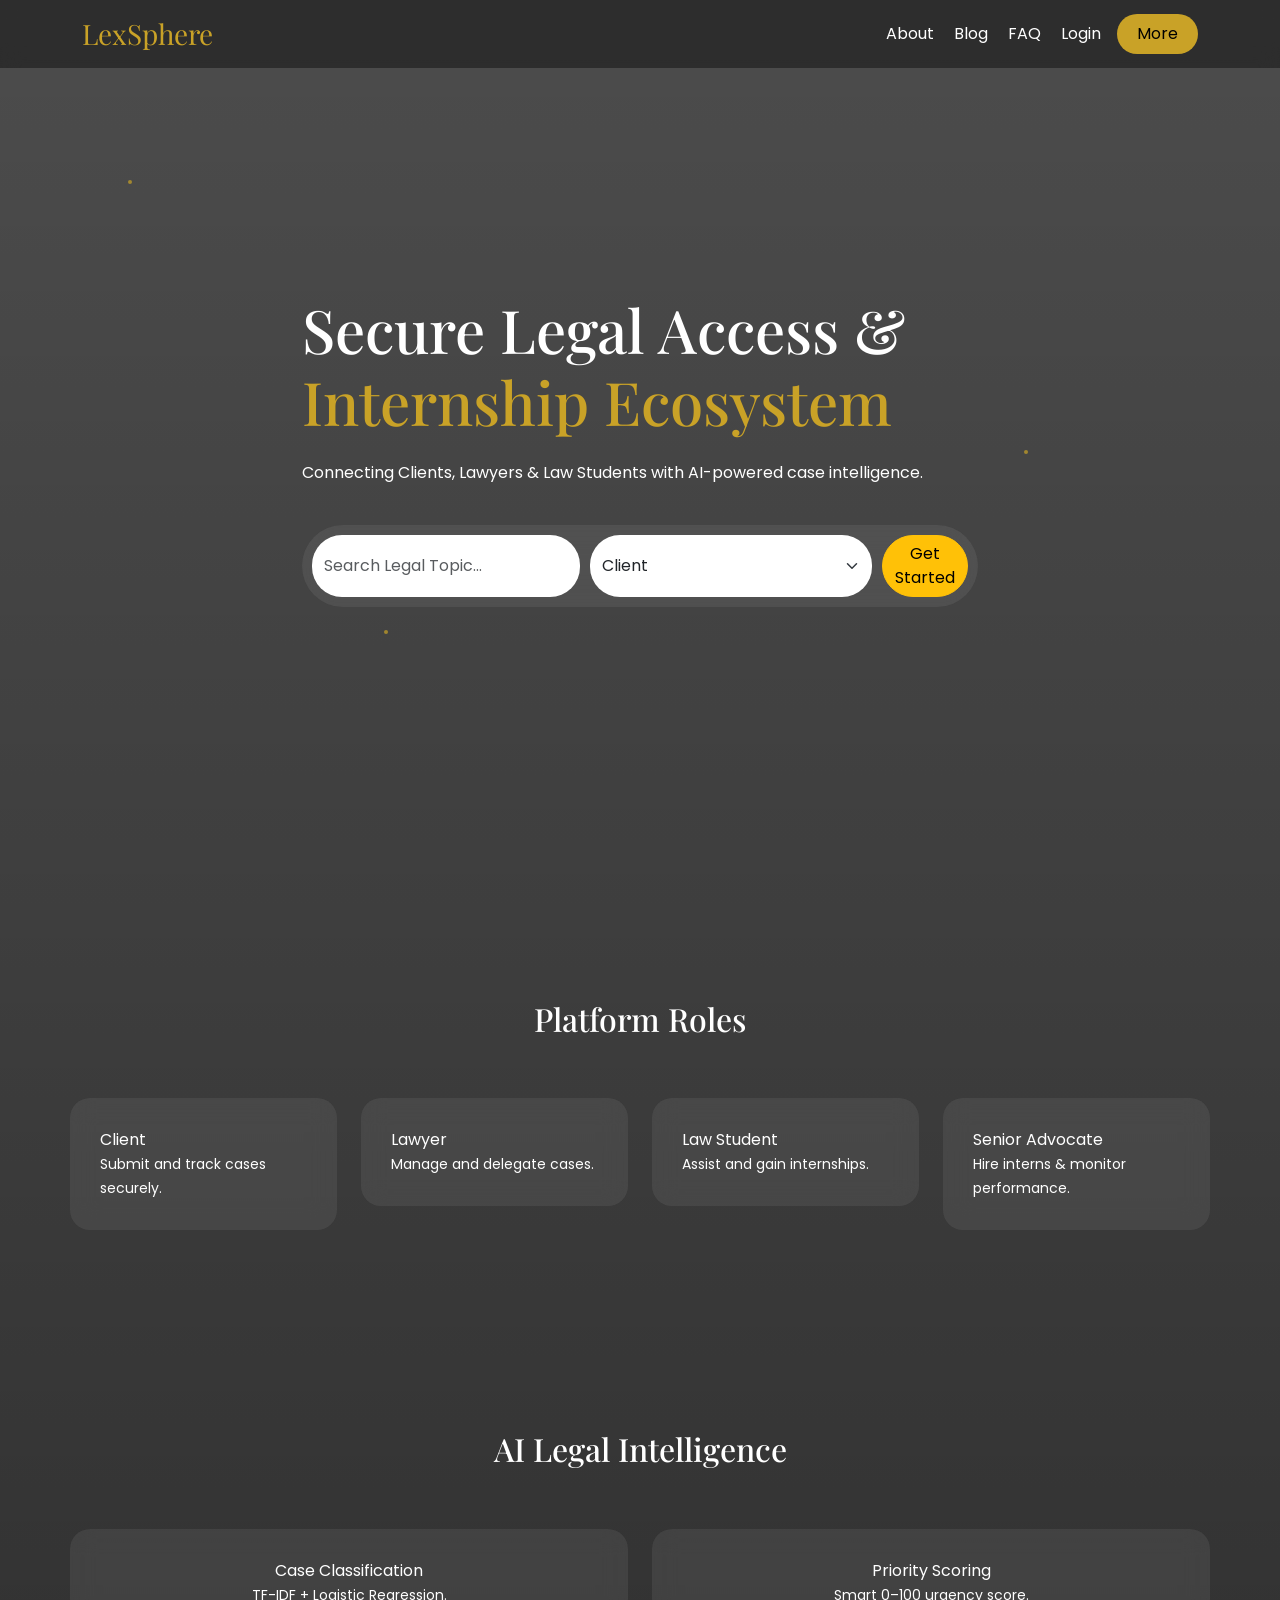
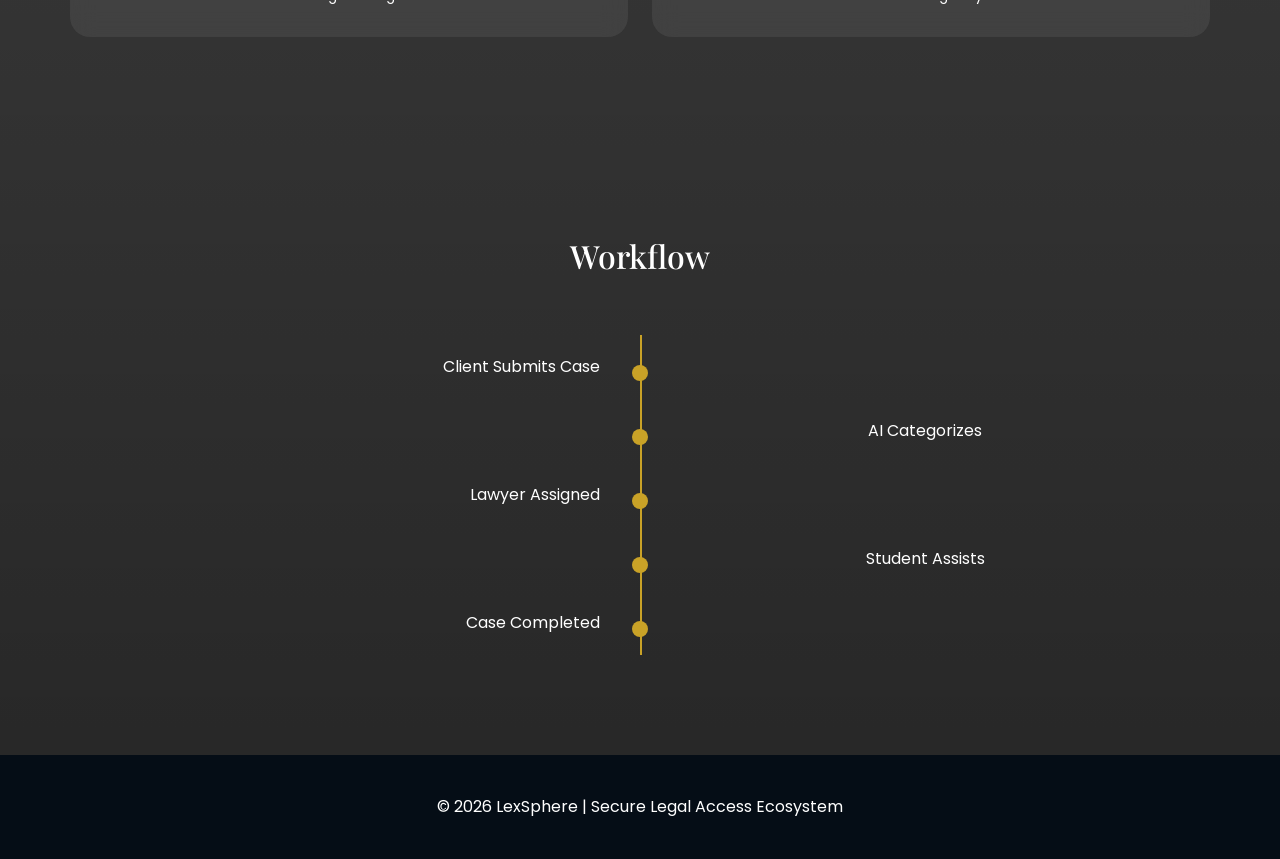
<file: index.html>
<!DOCTYPE html>
<html lang="en">
<head>
<meta charset="UTF-8">
<meta name="viewport" content="width=device-width, initial-scale=1.0">
<title>LexSphere | Secure Legal Access</title>

<link href="https://cdn.jsdelivr.net/npm/bootstrap@5.3.2/dist/css/bootstrap.min.css" rel="stylesheet">
<link href="https://fonts.googleapis.com/css2?family=Playfair+Display:wght@600;700&family=Poppins:wght@300;400;500&display=swap" rel="stylesheet">

<style>

/* ================= ROOT ================= */
:root{
    --gold:#c9a227;
    --glass:rgba(255,255,255,0.07);
}

body{
    margin:0;
    font-family:'Poppins', sans-serif;
    color:white;
    scroll-behavior:smooth;
    overflow-x:hidden;
    transition:background 0.6s ease-in-out;
}

/* ===== BACKGROUND PATTERNS ===== */
.pattern-1{
    background:
    linear-gradient(rgba(0,0,0,0.7),rgba(0,0,0,0.85)),
    url("https://images.unsplash.com/photo-1589829545856-d10d557cf95f?q=80&w=1600&auto=format&fit=crop")
    center/cover no-repeat fixed;
}

.pattern-2{
    background:
    linear-gradient(rgba(0,0,0,0.7),rgba(0,0,0,0.85)),
    url("https://images.unsplash.com/photo-1528747045269-390fe33c19c2?q=80&w=1600&auto=format&fit=crop")
    center/cover no-repeat fixed;
}

.pattern-3{
    background:
    linear-gradient(rgba(0,0,0,0.7),rgba(0,0,0,0.85)),
    url("https://images.unsplash.com/photo-1505664194779-8beaceb93744?q=80&w=1600&auto=format&fit=crop")
    center/cover no-repeat fixed;
}

/* ================= NAVBAR ================= */
.navbar{
    background:rgba(0,0,0,0.4);
    backdrop-filter:blur(10px);
}

.navbar-brand{
    font-family:'Playfair Display',serif;
    color:var(--gold)!important;
    font-size:28px;
}

.nav-link{
    color:white!important;
    margin-left:20px;
}

.nav-link:hover{
    color:var(--gold)!important;
}

.btn-gold{
    background:var(--gold);
    border:none;
    border-radius:30px;
    padding:8px 20px;
    color:black;
}

/* ================= HERO ================= */
.hero{
    height:100vh;
    display:flex;
    align-items:center;
    position:relative;
}

.hero-content{
    max-width:700px;
}

.hero h1{
    font-family:'Playfair Display',serif;
    font-size:60px;
}

.hero span{
    color:var(--gold);
}

.search-box{
    margin-top:40px;
    display:flex;
    gap:10px;
    background:var(--glass);
    backdrop-filter:blur(15px);
    padding:10px;
    border-radius:50px;
}

.search-box input,
.search-box select{
    border:none;
    border-radius:30px;
}

/* ================= PARTICLES ================= */
.particle{
    position:absolute;
    width:4px;
    height:4px;
    background:var(--gold);
    border-radius:50%;
    animation:float 8s infinite ease-in-out;
    opacity:0.7;
}

@keyframes float{
    0%{transform:translateY(0);}
    50%{transform:translateY(-40px);}
    100%{transform:translateY(0);}
}

/* ================= SECTION ================= */
.section{
    padding:100px 0;
}

.section-title{
    font-family:'Playfair Display',serif;
    text-align:center;
    margin-bottom:60px;
}

/* ================= CARDS ================= */
.card-ui{
    background:var(--glass);
    backdrop-filter:blur(12px);
    padding:30px;
    border-radius:20px;
    transition:0.4s;
    opacity:0;
    transform:translateY(40px);
}

.card-ui.show{
    opacity:1;
    transform:translateY(0);
}

.card-ui:hover{
    border:1px solid var(--gold);
    box-shadow:0 10px 30px rgba(201,162,39,0.3);
}

/* ================= TIMELINE ================= */
.timeline{
    position:relative;
}

.timeline::before{
    content:"";
    position:absolute;
    width:2px;
    background:var(--gold);
    left:50%;
    top:0;
    bottom:0;
}

.timeline-item{
    width:50%;
    padding:20px 40px;
    position:relative;
    opacity:0;
    transform:translateY(40px);
}

.timeline-item.show{
    opacity:1;
    transform:translateY(0);
}

.timeline-item.left{left:0;text-align:right;}
.timeline-item.right{left:50%;}

.dot{
    position:absolute;
    width:16px;
    height:16px;
    background:var(--gold);
    border-radius:50%;
    top:30px;
    right:-8px;
}

.timeline-item.right .dot{
    left:-8px;
}

/* ================= FOOTER ================= */
footer{
    padding:40px 0;
    text-align:center;
    background:#050d16;
}

/* ================= RESPONSIVE ================= */
@media(max-width:768px){
    .timeline::before{left:10px;}
    .timeline-item{
        width:100%;
        left:0!important;
        text-align:left!important;
        padding-left:40px;
    }
    .dot{left:0!important;}
    .hero h1{font-size:36px;}
}

</style>
</head>

<body class="pattern-1">

<!-- NAVBAR -->
<nav class="navbar navbar-expand-lg navbar-dark fixed-top">
<div class="container">
<a class="navbar-brand" href="#">LexSphere</a>

<div class="ms-auto d-flex align-items-center">
<a class="nav-link" href="#">About</a>
<a class="nav-link" href="#">Blog</a>
<a class="nav-link" href="#">FAQ</a>
<a class="nav-link" href="#">Login</a>
<button class="btn btn-gold ms-3" onclick="changePattern()">More</button>
</div>
</div>
</nav>

<!-- HERO -->
<section class="hero">
<div class="container hero-content">
<h1>Secure Legal Access & <br><span>Internship Ecosystem</span></h1>
<p class="mt-4">Connecting Clients, Lawyers & Law Students with AI-powered case intelligence.</p>

<div class="search-box">
<input type="text" class="form-control" placeholder="Search Legal Topic...">
<select class="form-select">
<option>Client</option>
<option>Lawyer</option>
<option>Student</option>
</select>
<button class="btn btn-warning rounded-pill">Get Started</button>
</div>
</div>

<!-- Floating Particles -->
<div class="particle" style="top:20%;left:10%;"></div>
<div class="particle" style="top:50%;left:80%;animation-delay:2s;"></div>
<div class="particle" style="top:70%;left:30%;animation-delay:4s;"></div>
</section>

<!-- ROLES -->
<section class="section container">
<h2 class="section-title">Platform Roles</h2>
<div class="row g-4">
<div class="col-md-3"><div class="card-ui">Client<br><small>Submit and track cases securely.</small></div></div>
<div class="col-md-3"><div class="card-ui">Lawyer<br><small>Manage and delegate cases.</small></div></div>
<div class="col-md-3"><div class="card-ui">Law Student<br><small>Assist and gain internships.</small></div></div>
<div class="col-md-3"><div class="card-ui">Senior Advocate<br><small>Hire interns & monitor performance.</small></div></div>
</div>
</section>

<!-- AI -->
<section class="section container text-center">
<h2 class="section-title">AI Legal Intelligence</h2>
<div class="row g-4">
<div class="col-md-6"><div class="card-ui">Case Classification<br><small>TF-IDF + Logistic Regression.</small></div></div>
<div class="col-md-6"><div class="card-ui">Priority Scoring<br><small>Smart 0–100 urgency score.</small></div></div>
</div>
</section>

<!-- WORKFLOW -->
<section class="section container text-center">
<h2 class="section-title">Workflow</h2>
<div class="timeline">
<div class="timeline-item left"><div class="dot"></div>Client Submits Case</div>
<div class="timeline-item right"><div class="dot"></div>AI Categorizes</div>
<div class="timeline-item left"><div class="dot"></div>Lawyer Assigned</div>
<div class="timeline-item right"><div class="dot"></div>Student Assists</div>
<div class="timeline-item left"><div class="dot"></div>Case Completed</div>
</div>
</section>

<footer>
© 2026 LexSphere | Secure Legal Access Ecosystem
</footer>

<script>

/* Background Pattern Switcher */
let currentPattern = 1;

function changePattern(){
    document.body.classList.remove("pattern-1","pattern-2","pattern-3");
    currentPattern++;
    if(currentPattern>3){ currentPattern=1; }
    document.body.classList.add("pattern-"+currentPattern);
}

/* Scroll Animation */
const observer=new IntersectionObserver(entries=>{
    entries.forEach(entry=>{
        if(entry.isIntersecting){
            entry.target.classList.add("show");
        }
    });
},{threshold:0.2});

document.querySelectorAll(".card-ui,.timeline-item").forEach(el=>{
    observer.observe(el);
});

</script>

</body>
</html>
</file>
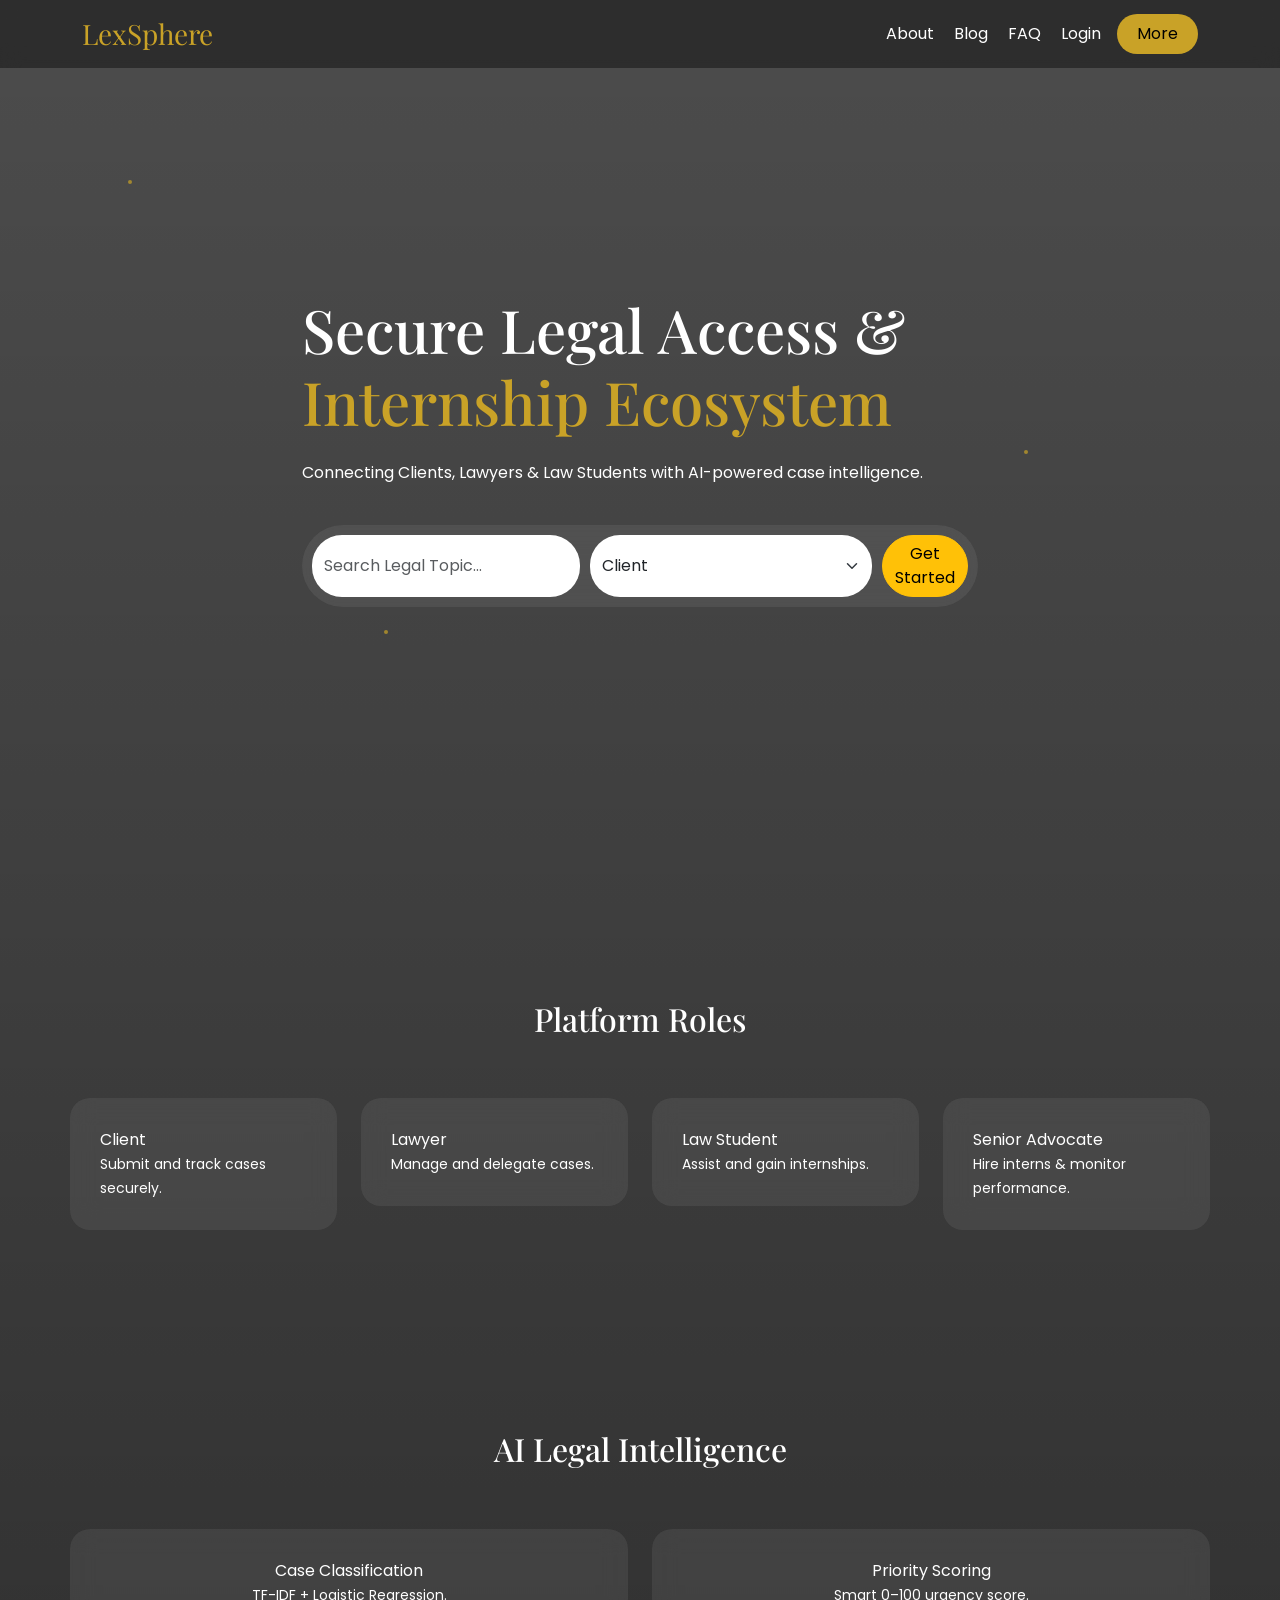
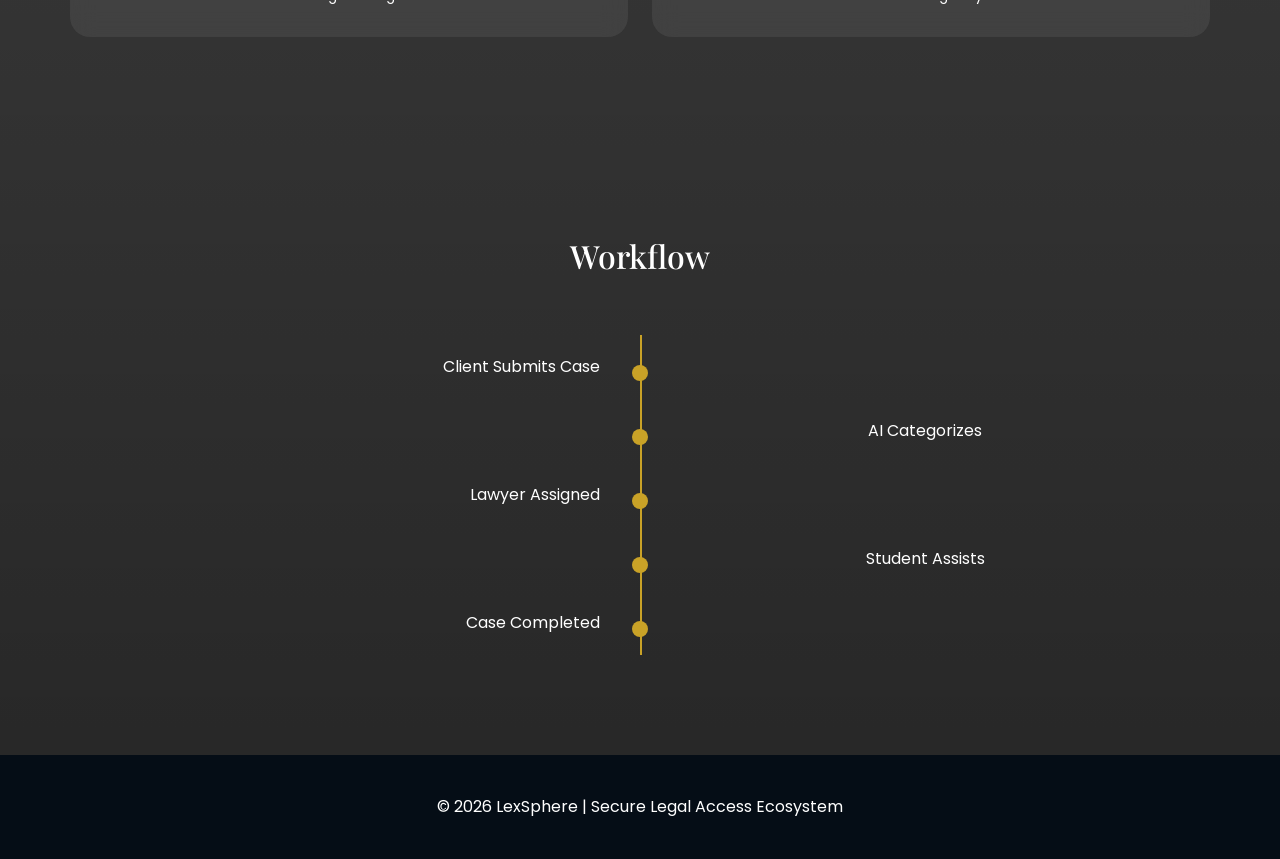
<file: home.html>
<!DOCTYPE html>
<html lang="en">
<head>
<meta charset="UTF-8">
<meta name="viewport" content="width=device-width, initial-scale=1.0">
<title>LexSphere | Secure Legal Access</title>

<link href="https://cdn.jsdelivr.net/npm/bootstrap@5.3.2/dist/css/bootstrap.min.css" rel="stylesheet">
<link href="https://fonts.googleapis.com/css2?family=Playfair+Display:wght@600;700&family=Poppins:wght@300;400;500&display=swap" rel="stylesheet">

<style>

/* ================= ROOT ================= */
:root{
    --gold:#c9a227;
    --glass:rgba(255,255,255,0.07);
}

body{
    margin:0;
    font-family:'Poppins', sans-serif;
    color:white;
    scroll-behavior:smooth;
    overflow-x:hidden;
    transition:background 0.6s ease-in-out;
}

/* ===== BACKGROUND PATTERNS ===== */
.pattern-1{
    background:
    linear-gradient(rgba(0,0,0,0.7),rgba(0,0,0,0.85)),
    url("https://images.unsplash.com/photo-1589829545856-d10d557cf95f?q=80&w=1600&auto=format&fit=crop")
    center/cover no-repeat fixed;
}

.pattern-2{
    background:
    linear-gradient(rgba(0,0,0,0.7),rgba(0,0,0,0.85)),
    url("https://images.unsplash.com/photo-1528747045269-390fe33c19c2?q=80&w=1600&auto=format&fit=crop")
    center/cover no-repeat fixed;
}

.pattern-3{
    background:
    linear-gradient(rgba(0,0,0,0.7),rgba(0,0,0,0.85)),
    url("https://images.unsplash.com/photo-1505664194779-8beaceb93744?q=80&w=1600&auto=format&fit=crop")
    center/cover no-repeat fixed;
}

/* ================= NAVBAR ================= */
.navbar{
    background:rgba(0,0,0,0.4);
    backdrop-filter:blur(10px);
}

.navbar-brand{
    font-family:'Playfair Display',serif;
    color:var(--gold)!important;
    font-size:28px;
}

.nav-link{
    color:white!important;
    margin-left:20px;
}

.nav-link:hover{
    color:var(--gold)!important;
}

.btn-gold{
    background:var(--gold);
    border:none;
    border-radius:30px;
    padding:8px 20px;
    color:black;
}

/* ================= HERO ================= */
.hero{
    height:100vh;
    display:flex;
    align-items:center;
    position:relative;
}

.hero-content{
    max-width:700px;
}

.hero h1{
    font-family:'Playfair Display',serif;
    font-size:60px;
}

.hero span{
    color:var(--gold);
}

.search-box{
    margin-top:40px;
    display:flex;
    gap:10px;
    background:var(--glass);
    backdrop-filter:blur(15px);
    padding:10px;
    border-radius:50px;
}

.search-box input,
.search-box select{
    border:none;
    border-radius:30px;
}

/* ================= PARTICLES ================= */
.particle{
    position:absolute;
    width:4px;
    height:4px;
    background:var(--gold);
    border-radius:50%;
    animation:float 8s infinite ease-in-out;
    opacity:0.7;
}

@keyframes float{
    0%{transform:translateY(0);}
    50%{transform:translateY(-40px);}
    100%{transform:translateY(0);}
}

/* ================= SECTION ================= */
.section{
    padding:100px 0;
}

.section-title{
    font-family:'Playfair Display',serif;
    text-align:center;
    margin-bottom:60px;
}

/* ================= CARDS ================= */
.card-ui{
    background:var(--glass);
    backdrop-filter:blur(12px);
    padding:30px;
    border-radius:20px;
    transition:0.4s;
    opacity:0;
    transform:translateY(40px);
}

.card-ui.show{
    opacity:1;
    transform:translateY(0);
}

.card-ui:hover{
    border:1px solid var(--gold);
    box-shadow:0 10px 30px rgba(201,162,39,0.3);
}

/* ================= TIMELINE ================= */
.timeline{
    position:relative;
}

.timeline::before{
    content:"";
    position:absolute;
    width:2px;
    background:var(--gold);
    left:50%;
    top:0;
    bottom:0;
}

.timeline-item{
    width:50%;
    padding:20px 40px;
    position:relative;
    opacity:0;
    transform:translateY(40px);
}

.timeline-item.show{
    opacity:1;
    transform:translateY(0);
}

.timeline-item.left{left:0;text-align:right;}
.timeline-item.right{left:50%;}

.dot{
    position:absolute;
    width:16px;
    height:16px;
    background:var(--gold);
    border-radius:50%;
    top:30px;
    right:-8px;
}

.timeline-item.right .dot{
    left:-8px;
}

/* ================= FOOTER ================= */
footer{
    padding:40px 0;
    text-align:center;
    background:#050d16;
}

/* ================= RESPONSIVE ================= */
@media(max-width:768px){
    .timeline::before{left:10px;}
    .timeline-item{
        width:100%;
        left:0!important;
        text-align:left!important;
        padding-left:40px;
    }
    .dot{left:0!important;}
    .hero h1{font-size:36px;}
}

</style>
</head>

<body class="pattern-1">

<!-- NAVBAR -->
<nav class="navbar navbar-expand-lg navbar-dark fixed-top">
<div class="container">
<a class="navbar-brand" href="#">LexSphere</a>

<div class="ms-auto d-flex align-items-center">
<a class="nav-link" href="#">About</a>
<a class="nav-link" href="#">Blog</a>
<a class="nav-link" href="#">FAQ</a>
<a class="nav-link" href="#">Login</a>
<button class="btn btn-gold ms-3" onclick="changePattern()">More</button>
</div>
</div>
</nav>

<!-- HERO -->
<section class="hero">
<div class="container hero-content">
<h1>Secure Legal Access & <br><span>Internship Ecosystem</span></h1>
<p class="mt-4">Connecting Clients, Lawyers & Law Students with AI-powered case intelligence.</p>

<div class="search-box">
<input type="text" class="form-control" placeholder="Search Legal Topic...">
<select class="form-select">
<option>Client</option>
<option>Lawyer</option>
<option>Student</option>
</select>
<button class="btn btn-warning rounded-pill">Get Started</button>
</div>
</div>

<!-- Floating Particles -->
<div class="particle" style="top:20%;left:10%;"></div>
<div class="particle" style="top:50%;left:80%;animation-delay:2s;"></div>
<div class="particle" style="top:70%;left:30%;animation-delay:4s;"></div>
</section>

<!-- ROLES -->
<section class="section container">
<h2 class="section-title">Platform Roles</h2>
<div class="row g-4">
<div class="col-md-3"><div class="card-ui">Client<br><small>Submit and track cases securely.</small></div></div>
<div class="col-md-3"><div class="card-ui">Lawyer<br><small>Manage and delegate cases.</small></div></div>
<div class="col-md-3"><div class="card-ui">Law Student<br><small>Assist and gain internships.</small></div></div>
<div class="col-md-3"><div class="card-ui">Senior Advocate<br><small>Hire interns & monitor performance.</small></div></div>
</div>
</section>

<!-- AI -->
<section class="section container text-center">
<h2 class="section-title">AI Legal Intelligence</h2>
<div class="row g-4">
<div class="col-md-6"><div class="card-ui">Case Classification<br><small>TF-IDF + Logistic Regression.</small></div></div>
<div class="col-md-6"><div class="card-ui">Priority Scoring<br><small>Smart 0–100 urgency score.</small></div></div>
</div>
</section>

<!-- WORKFLOW -->
<section class="section container text-center">
<h2 class="section-title">Workflow</h2>
<div class="timeline">
<div class="timeline-item left"><div class="dot"></div>Client Submits Case</div>
<div class="timeline-item right"><div class="dot"></div>AI Categorizes</div>
<div class="timeline-item left"><div class="dot"></div>Lawyer Assigned</div>
<div class="timeline-item right"><div class="dot"></div>Student Assists</div>
<div class="timeline-item left"><div class="dot"></div>Case Completed</div>
</div>
</section>

<footer>
© 2026 LexSphere | Secure Legal Access Ecosystem
</footer>

<script>

/* Background Pattern Switcher */
let currentPattern = 1;

function changePattern(){
    document.body.classList.remove("pattern-1","pattern-2","pattern-3");
    currentPattern++;
    if(currentPattern>3){ currentPattern=1; }
    document.body.classList.add("pattern-"+currentPattern);
}

/* Scroll Animation */
const observer=new IntersectionObserver(entries=>{
    entries.forEach(entry=>{
        if(entry.isIntersecting){
            entry.target.classList.add("show");
        }
    });
},{threshold:0.2});

document.querySelectorAll(".card-ui,.timeline-item").forEach(el=>{
    observer.observe(el);
});

</script>

</body>
</html>
</file>
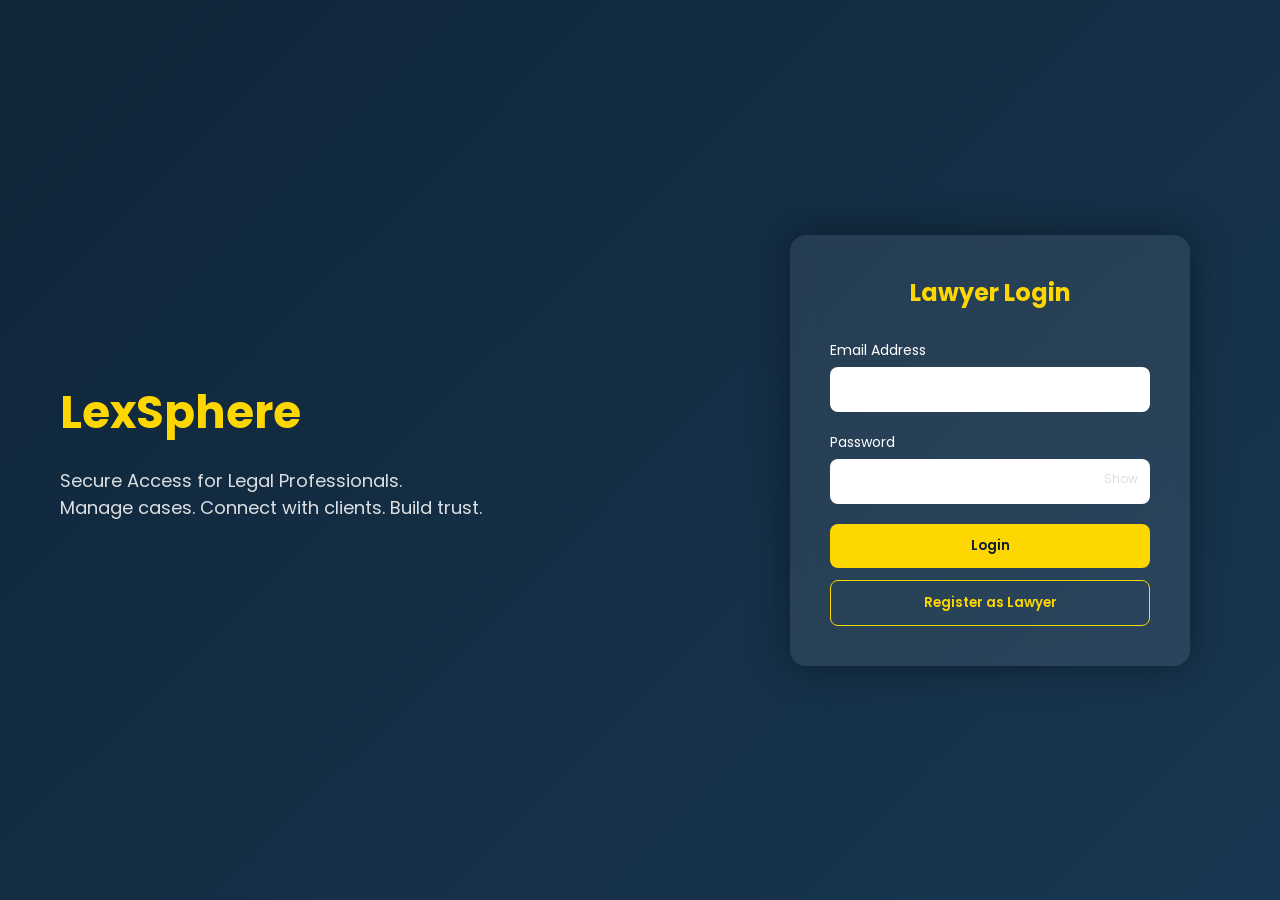
<file: lawyer.html>
<!DOCTYPE html>
<html lang="en">
<head>
<meta charset="UTF-8">
<title>LexSphere | Lawyer Login</title>
<meta name="viewport" content="width=device-width, initial-scale=1.0">

<link href="https://fonts.googleapis.com/css2?family=Poppins:wght@300;400;600&display=swap" rel="stylesheet">

<style>
* {
    margin: 0;
    padding: 0;
    box-sizing: border-box;
    font-family: 'Poppins', sans-serif;
}

body {
    height: 100vh;
    display: flex;
    overflow: hidden;
    color: white;
    background: linear-gradient(-45deg, #0b1c2d, #142c44, #1c3d5a, #0f2538);
    background-size: 400% 400%;
    animation: gradientBG 12s ease infinite;
}

/* Animated Background */
@keyframes gradientBG {
    0% { background-position: 0% 50%; }
    50% { background-position: 100% 50%; }
    100% { background-position: 0% 50%; }
}

.container {
    display: flex;
    width: 100%;
}

/* LEFT SECTION */
.left {
    flex: 1;
    padding: 60px;
    display: flex;
    flex-direction: column;
    justify-content: center;
    animation: slideInLeft 1.2s ease forwards;
}

.left h1 {
    font-size: 45px;
    color: gold;
    margin-bottom: 20px;
    animation: float 3s ease-in-out infinite;
}

.left p {
    font-size: 18px;
    opacity: 0.85;
}

/* RIGHT SECTION */
.right {
    flex: 1;
    display: flex;
    justify-content: center;
    align-items: center;
}

/* Login Box */
.login-box {
    width: 400px;
    background: rgba(255, 255, 255, 0.08);
    padding: 40px;
    border-radius: 16px;
    backdrop-filter: blur(12px);
    box-shadow: 0 0 40px rgba(0, 0, 0, 0.4);
    animation: fadeUp 1.2s ease forwards;
}

.login-box h2 {
    text-align: center;
    margin-bottom: 30px;
    color: gold;
}

/* Inputs */
.input-group {
    margin-bottom: 20px;
}

.input-group label {
    font-size: 14px;
    margin-bottom: 6px;
    display: block;
}

.input-group input {
    width: 100%;
    padding: 12px;
    border-radius: 8px;
    border: none;
    outline: none;
    font-size: 14px;
    transition: 0.3s;
}

.input-group input:focus {
    box-shadow: 0 0 8px gold;
    transform: scale(1.02);
}

/* Password Toggle */
.password-container {
    position: relative;
}

.toggle-password {
    position: absolute;
    right: 12px;
    top: 38px;
    cursor: pointer;
    font-size: 12px;
    color: #ddd;
}

/* Buttons */
.btn {
    width: 100%;
    padding: 12px;
    border-radius: 8px;
    border: none;
    font-weight: 600;
    cursor: pointer;
    transition: 0.3s;
}

.login-btn {
    background: gold;
    color: #0b1c2d;
}

.login-btn:hover {
    background: #ffd700;
    box-shadow: 0 0 20px gold;
    transform: translateY(-2px);
}

.register-btn {
    margin-top: 12px;
    background: transparent;
    border: 1px solid gold;
    color: gold;
}

.register-btn:hover {
    background: gold;
    color: #0b1c2d;
}

/* Animations */
@keyframes fadeUp {
    from {
        opacity: 0;
        transform: translateY(40px);
    }
    to {
        opacity: 1;
        transform: translateY(0);
    }
}

@keyframes slideInLeft {
    from {
        opacity: 0;
        transform: translateX(-60px);
    }
    to {
        opacity: 1;
        transform: translateX(0);
    }
}

@keyframes float {
    0%, 100% { transform: translateY(0px); }
    50% { transform: translateY(-10px); }
}

@media (max-width: 768px) {
    .left { display: none; }
    .login-box { width: 90%; }
}

</style>
</head>

<body>

<div class="container">

<div class="left">
    <h1>LexSphere</h1>
    <p>Secure Access for Legal Professionals.<br>
    Manage cases. Connect with clients. Build trust.</p>
</div>

<div class="right">
    <div class="login-box">
        <h2>Lawyer Login</h2>

        <form>
            <div class="input-group">
                <label>Email Address</label>
                <input type="email" required>
            </div>

            <div class="input-group password-container">
                <label>Password</label>
                <input type="password" id="password" required>
                <span class="toggle-password" onclick="togglePassword()">Show</span>
            </div>

            <button type="submit" class="btn login-btn">Login</button>
            <button type="button" class="btn register-btn">Register as Lawyer</button>
        </form>
    </div>
</div>

</div>

<script>
function togglePassword() {
    const password = document.getElementById("password");
    const toggle = document.querySelector(".toggle-password");

    if (password.type === "password") {
        password.type = "text";
        toggle.textContent = "Hide";
    } else {
        password.type = "password";
        toggle.textContent = "Show";
    }
}
</script>

</body>
</html>
</file>
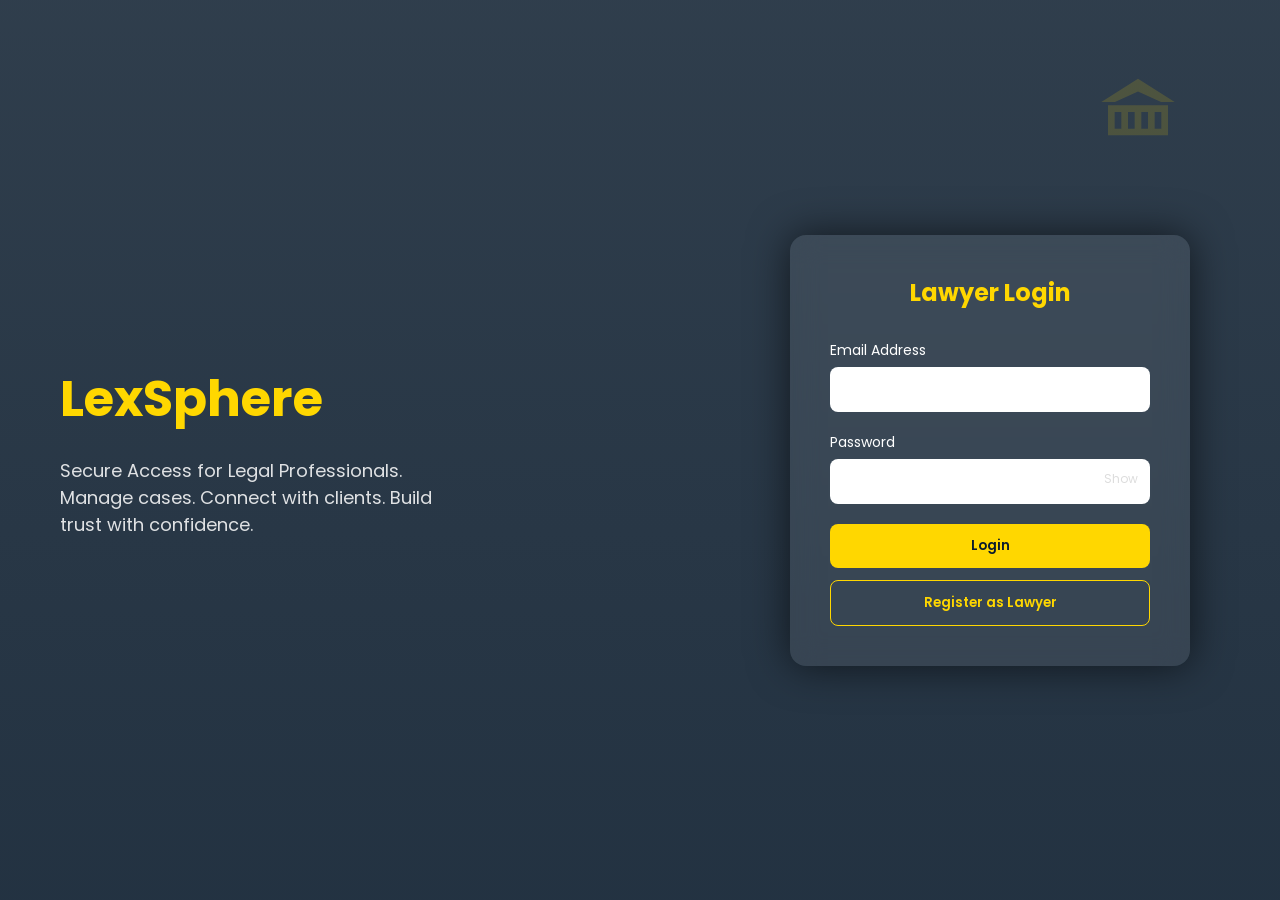
<file: lawyer2.html>
<!DOCTYPE html>
<html lang="en">
<head>
<meta charset="UTF-8">
<title>LexSphere | Lawyer Login</title>
<meta name="viewport" content="width=device-width, initial-scale=1.0">

<link href="https://fonts.googleapis.com/css2?family=Poppins:wght@300;400;600&display=swap" rel="stylesheet">

<style>
* {
    margin: 0;
    padding: 0;
    box-sizing: border-box;
    font-family: 'Poppins', sans-serif;
}

body {
    height: 100vh;
    display: flex;
    overflow: hidden;
    color: white;
    background: linear-gradient(rgba(11,28,45,0.85), rgba(11,28,45,0.9)),
                url('https://images.unsplash.com/photo-1589829545856-d10d557cf95f?auto=format&fit=crop&w=1950&q=80');
    background-size: cover;
    background-position: center;
}

/* Floating Justice Icon */
.floating-icon {
    position: absolute;
    top: 8%;
    right: 8%;
    width: 80px;
    opacity: 0.15;
    animation: float 4s ease-in-out infinite;
}

.container {
    display: flex;
    width: 100%;
}

/* LEFT SECTION */
.left {
    flex: 1;
    padding: 60px;
    display: flex;
    flex-direction: column;
    justify-content: center;
    animation: slideInLeft 1.2s ease forwards;
}

.left h1 {
    font-size: 50px;
    color: gold;
    margin-bottom: 20px;
}

.left p {
    font-size: 18px;
    opacity: 0.85;
    max-width: 400px;
}

/* RIGHT SECTION */
.right {
    flex: 1;
    display: flex;
    justify-content: center;
    align-items: center;
}

/* Login Box */
.login-box {
    width: 400px;
    background: rgba(255, 255, 255, 0.08);
    padding: 40px;
    border-radius: 16px;
    backdrop-filter: blur(14px);
    box-shadow: 0 0 40px rgba(0, 0, 0, 0.6);
    animation: fadeUp 1.2s ease forwards;
}

.login-box h2 {
    text-align: center;
    margin-bottom: 30px;
    color: gold;
}

.input-group {
    margin-bottom: 20px;
}

.input-group label {
    font-size: 14px;
    display: block;
    margin-bottom: 6px;
}

.input-group input {
    width: 100%;
    padding: 12px;
    border-radius: 8px;
    border: none;
    outline: none;
    font-size: 14px;
    transition: 0.3s;
}

.input-group input:focus {
    box-shadow: 0 0 10px gold;
    transform: scale(1.02);
}

.password-container {
    position: relative;
}

.toggle-password {
    position: absolute;
    right: 12px;
    top: 38px;
    cursor: pointer;
    font-size: 12px;
    color: #ddd;
}

/* Buttons */
.btn {
    width: 100%;
    padding: 12px;
    border-radius: 8px;
    border: none;
    font-weight: 600;
    cursor: pointer;
    transition: 0.3s;
}

.login-btn {
    background: gold;
    color: #0b1c2d;
}

.login-btn:hover {
    background: #ffd700;
    box-shadow: 0 0 20px gold;
    transform: translateY(-3px);
}

.register-btn {
    margin-top: 12px;
    background: transparent;
    border: 1px solid gold;
    color: gold;
}

.register-btn:hover {
    background: gold;
    color: #0b1c2d;
}

/* Animations */
@keyframes fadeUp {
    from {
        opacity: 0;
        transform: translateY(40px);
    }
    to {
        opacity: 1;
        transform: translateY(0);
    }
}

@keyframes slideInLeft {
    from {
        opacity: 0;
        transform: translateX(-60px);
    }
    to {
        opacity: 1;
        transform: translateX(0);
    }
}

@keyframes float {
    0%,100% { transform: translateY(0px); }
    50% { transform: translateY(-15px); }
}

@media (max-width: 768px) {
    .left { display: none; }
    .login-box { width: 90%; }
}

</style>
</head>

<body>

<!-- Floating SVG Graphic -->
<svg class="floating-icon" viewBox="0 0 24 24" fill="gold">
    <path d="M12 2L1 9h22L12 2zm0 3.84L18.93 9H5.07L12 5.84zM3 10v9h18v-9H3zm2 2h2v5H5v-5zm4 0h2v5H9v-5zm4 0h2v5h-2v-5zm4 0h2v5h-2v-5z"/>
</svg>

<div class="container">

<div class="left">
    <h1>LexSphere</h1>
    <p>Secure Access for Legal Professionals.<br>
    Manage cases. Connect with clients. Build trust with confidence.</p>
</div>

<div class="right">
    <div class="login-box">
        <h2>Lawyer Login</h2>

        <form>
            <div class="input-group">
                <label>Email Address</label>
                <input type="email" required>
            </div>

            <div class="input-group password-container">
                <label>Password</label>
                <input type="password" id="password" required>
                <span class="toggle-password" onclick="togglePassword()">Show</span>
            </div>

            <button type="submit" class="btn login-btn">Login</button>
            <button type="button" class="btn register-btn">Register as Lawyer</button>
        </form>
    </div>
</div>

</div>

<script>
function togglePassword() {
    const password = document.getElementById("password");
    const toggle = document.querySelector(".toggle-password");

    if (password.type === "password") {
        password.type = "text";
        toggle.textContent = "Hide";
    } else {
        password.type = "password";
        toggle.textContent = "Show";
    }
}
</script>

</body>
</html>
</file>
